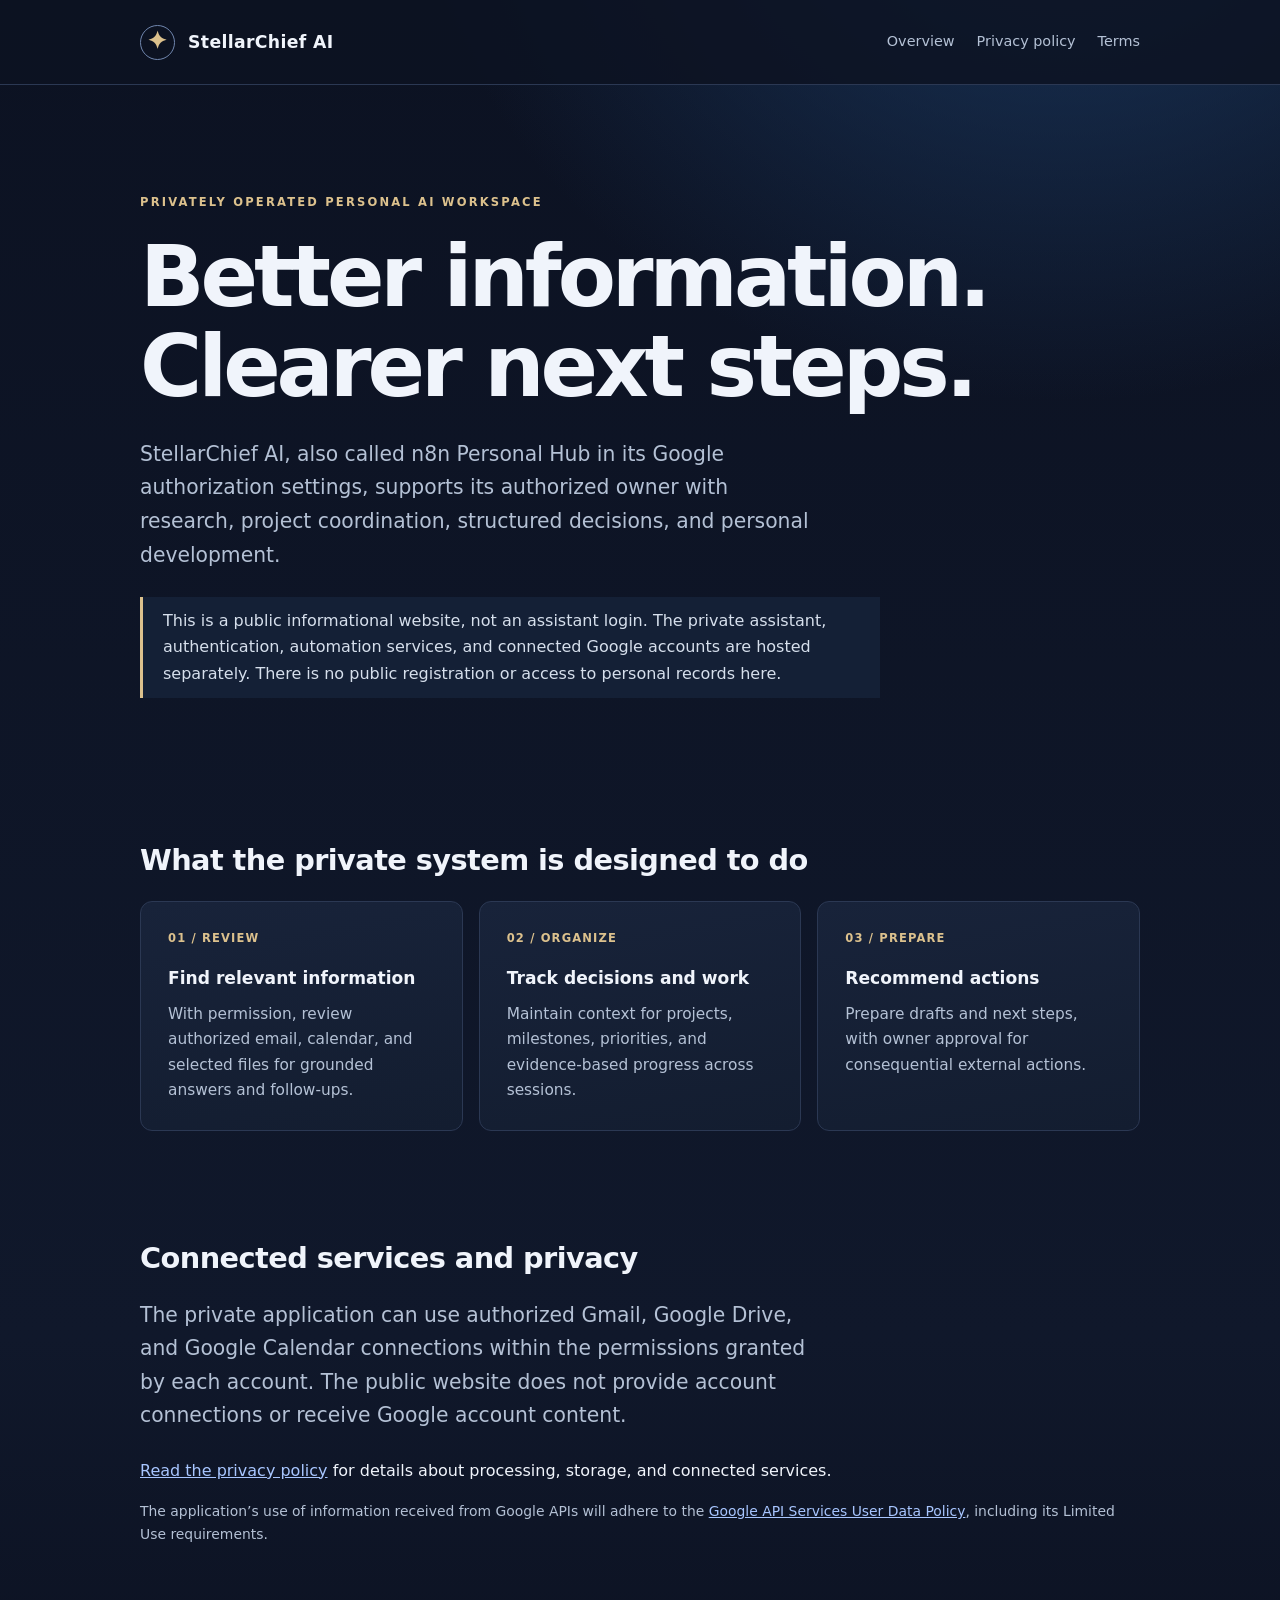
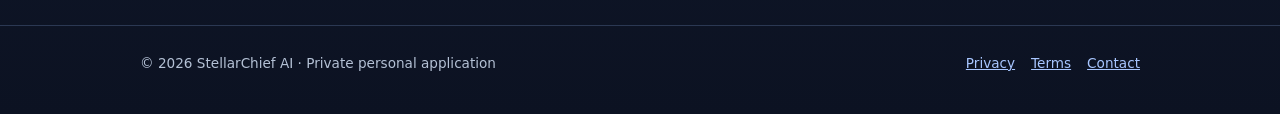
<file: index.html>
<!doctype html>
<html lang="en"><head><meta charset="utf-8"><meta name="viewport" content="width=device-width,initial-scale=1"><meta name="description" content="StellarChief AI is a privately operated personal assistant for organized work, planning, and source-grounded follow-through."><meta name="theme-color" content="#0c1222"><title>StellarChief AI | Private Personal AI Workspace</title><link rel="stylesheet" href="styles.css"></head>
<body>
<header class="site-nav"><div class="wrap"><a class="brand" href="index.html"><span class="mark" aria-hidden="true">✦</span>StellarChief AI</a><nav aria-label="Site navigation"><a href="index.html" aria-current="page">Overview</a><a href="privacy.html">Privacy policy</a><a href="terms.html">Terms</a></nav></div></header>
<main><section class="hero"><div class="wrap"><p class="kicker">Privately operated personal AI workspace</p><h1>Better information.<br>Clearer next steps.</h1><p class="lead">StellarChief AI, also called n8n Personal Hub in its Google authorization settings, supports its authorized owner with research, project coordination, structured decisions, and personal development.</p><p class="note">This is a public informational website, not an assistant login. The private assistant, authentication, automation services, and connected Google accounts are hosted separately. There is no public registration or access to personal records here.</p></div></section>
<section class="section"><div class="wrap"><h2>What the private system is designed to do</h2><div class="grid"><article class="panel"><p class="tag">01 / Review</p><h3>Find relevant information</h3><p>With permission, review authorized email, calendar, and selected files for grounded answers and follow-ups.</p></article><article class="panel"><p class="tag">02 / Organize</p><h3>Track decisions and work</h3><p>Maintain context for projects, milestones, priorities, and evidence-based progress across sessions.</p></article><article class="panel"><p class="tag">03 / Prepare</p><h3>Recommend actions</h3><p>Prepare drafts and next steps, with owner approval for consequential external actions.</p></article></div></div></section>
<section class="section"><div class="wrap"><h2>Connected services and privacy</h2><p class="lead">The private application can use authorized Gmail, Google Drive, and Google Calendar connections within the permissions granted by each account. The public website does not provide account connections or receive Google account content.</p><p><a href="privacy.html">Read the privacy policy</a> for details about processing, storage, and connected services.</p><p class="fineprint">The application’s use of information received from Google APIs will adhere to the <a href="https://developers.google.com/terms/api-services-user-data-policy" rel="noopener noreferrer">Google API Services User Data Policy</a>, including its Limited Use requirements.</p></div></section></main>
<footer><div class="wrap footer-row"><span>© 2026 StellarChief AI · Private personal application</span><span><a href="privacy.html">Privacy</a><a href="terms.html">Terms</a><a href="mailto:athol94@gmail.com">Contact</a></span></div></footer></body></html>
</file>
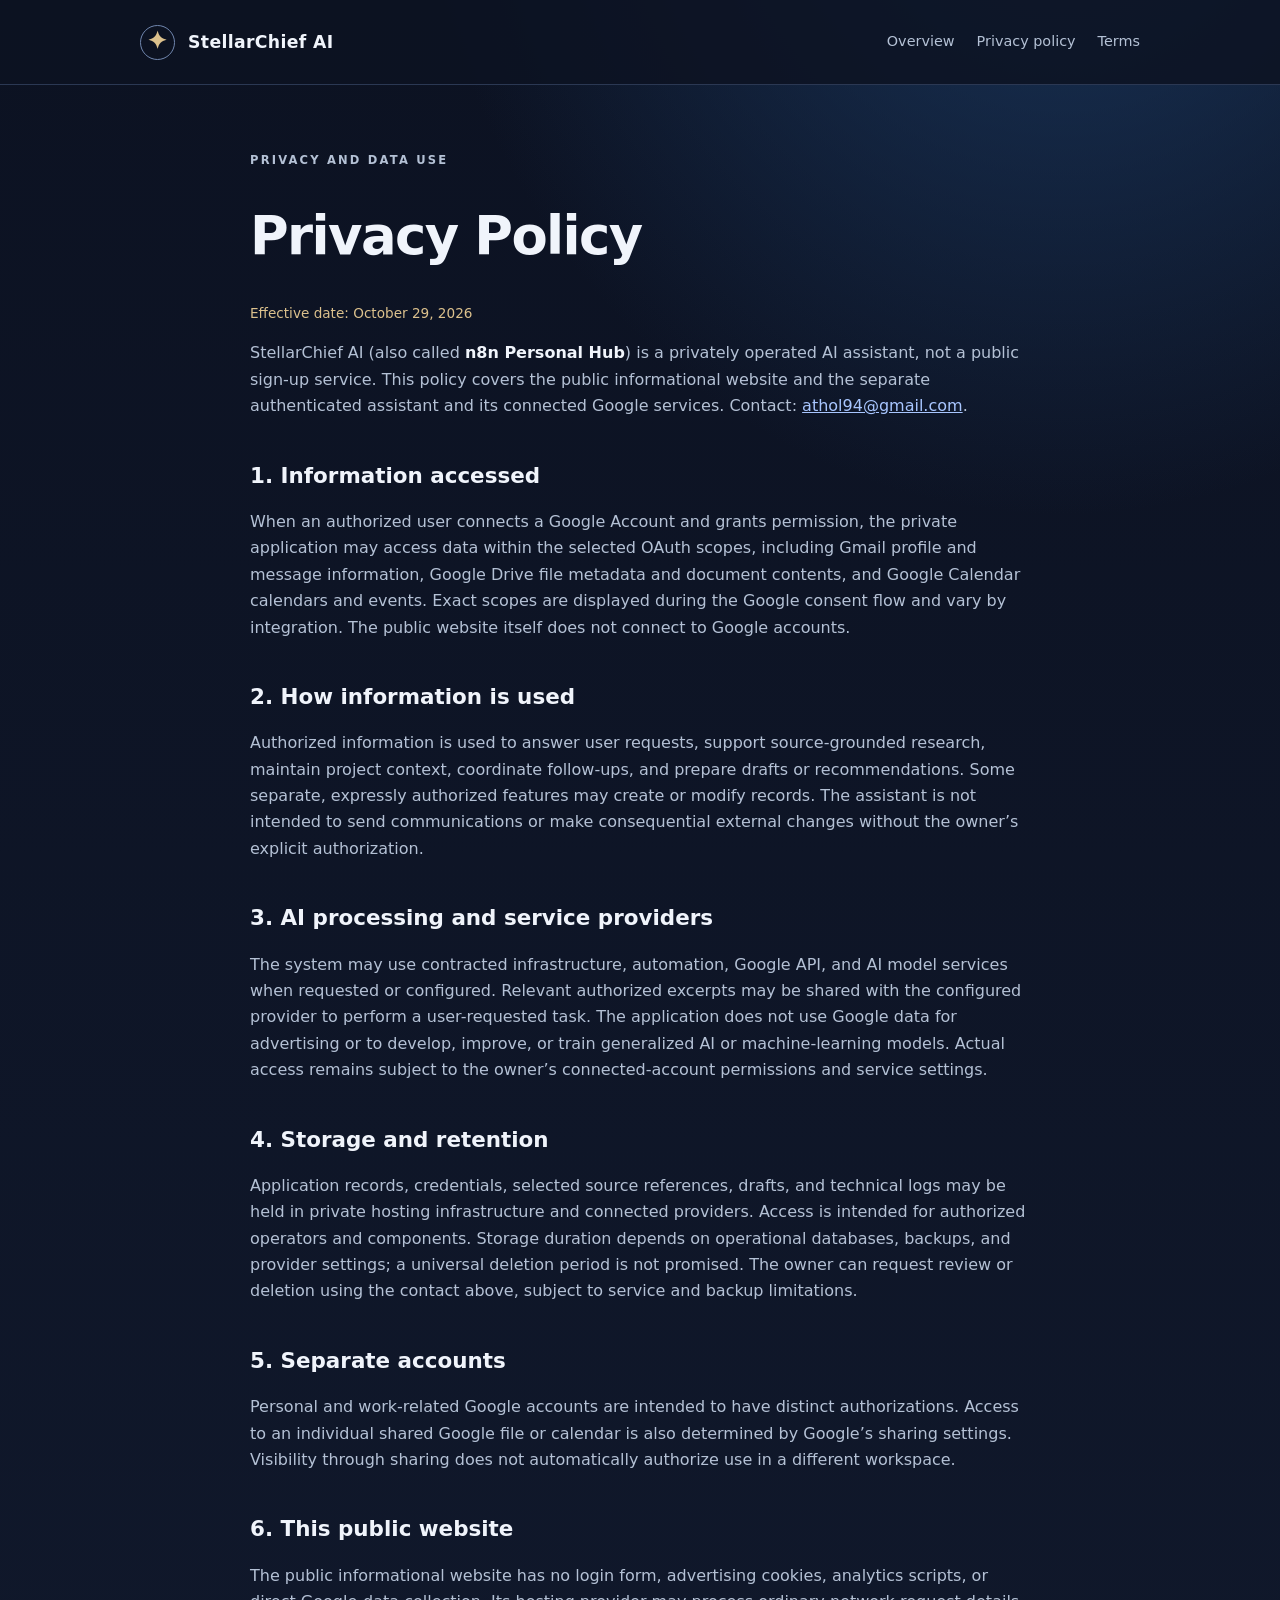
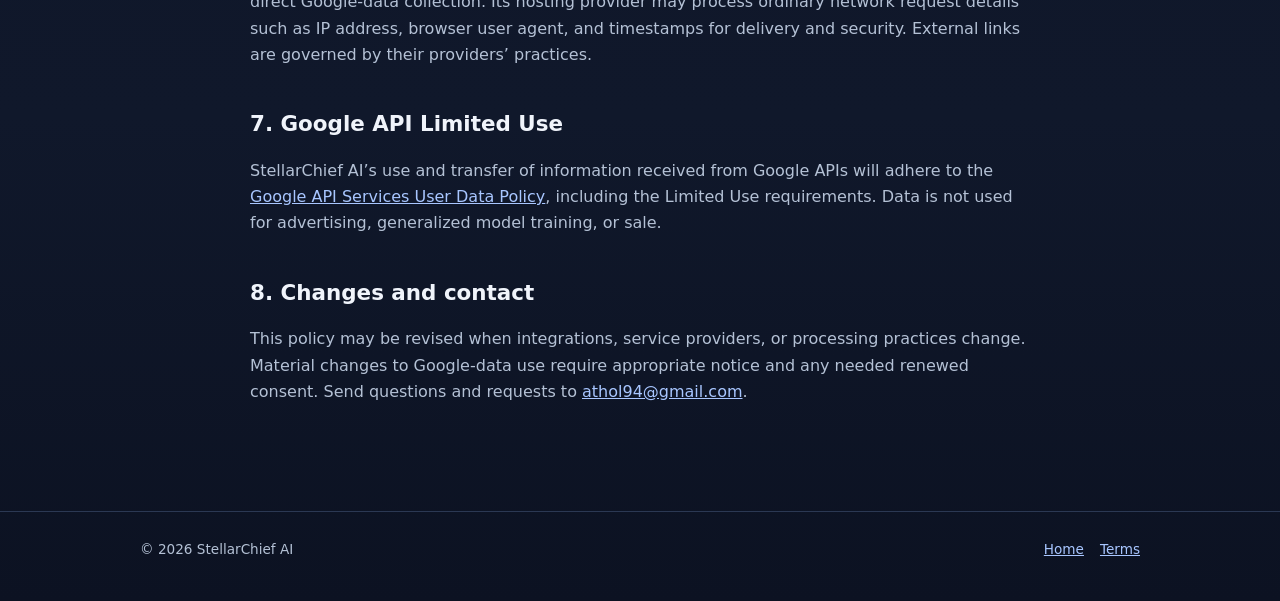
<file: privacy.html>
<!doctype html>
<html lang="en"><head><meta charset="utf-8"><meta name="viewport" content="width=device-width,initial-scale=1"><meta name="description" content="Privacy policy for StellarChief AI / n8n Personal Hub."><meta name="theme-color" content="#0c1222"><title>Privacy Policy | StellarChief AI</title><link rel="stylesheet" href="styles.css"></head>
<body><header class="site-nav"><div class="wrap"><a class="brand" href="index.html"><span class="mark" aria-hidden="true">✦</span>StellarChief AI</a><nav aria-label="Site navigation"><a href="index.html">Overview</a><a href="privacy.html" aria-current="page">Privacy policy</a><a href="terms.html">Terms</a></nav></div></header>
<main class="wrap policy"><p class="kicker">Privacy and data use</p><h1>Privacy Policy</h1><p class="updated">Effective date: October 29, 2026</p>
<p>StellarChief AI (also called <strong>n8n Personal Hub</strong>) is a privately operated AI assistant, not a public sign-up service. This policy covers the public informational website and the separate authenticated assistant and its connected Google services. Contact: <a href="mailto:athol94@gmail.com">athol94@gmail.com</a>.</p>
<h2>1. Information accessed</h2><p>When an authorized user connects a Google Account and grants permission, the private application may access data within the selected OAuth scopes, including Gmail profile and message information, Google Drive file metadata and document contents, and Google Calendar calendars and events. Exact scopes are displayed during the Google consent flow and vary by integration. The public website itself does not connect to Google accounts.</p>
<h2>2. How information is used</h2><p>Authorized information is used to answer user requests, support source-grounded research, maintain project context, coordinate follow-ups, and prepare drafts or recommendations. Some separate, expressly authorized features may create or modify records. The assistant is not intended to send communications or make consequential external changes without the owner’s explicit authorization.</p>
<h2>3. AI processing and service providers</h2><p>The system may use contracted infrastructure, automation, Google API, and AI model services when requested or configured. Relevant authorized excerpts may be shared with the configured provider to perform a user-requested task. The application does not use Google data for advertising or to develop, improve, or train generalized AI or machine-learning models. Actual access remains subject to the owner’s connected-account permissions and service settings.</p>
<h2>4. Storage and retention</h2><p>Application records, credentials, selected source references, drafts, and technical logs may be held in private hosting infrastructure and connected providers. Access is intended for authorized operators and components. Storage duration depends on operational databases, backups, and provider settings; a universal deletion period is not promised. The owner can request review or deletion using the contact above, subject to service and backup limitations.</p>
<h2>5. Separate accounts</h2><p>Personal and work-related Google accounts are intended to have distinct authorizations. Access to an individual shared Google file or calendar is also determined by Google’s sharing settings. Visibility through sharing does not automatically authorize use in a different workspace.</p>
<h2>6. This public website</h2><p>The public informational website has no login form, advertising cookies, analytics scripts, or direct Google-data collection. Its hosting provider may process ordinary network request details such as IP address, browser user agent, and timestamps for delivery and security. External links are governed by their providers’ practices.</p>
<h2>7. Google API Limited Use</h2><p>StellarChief AI’s use and transfer of information received from Google APIs will adhere to the <a href="https://developers.google.com/terms/api-services-user-data-policy" rel="noopener noreferrer">Google API Services User Data Policy</a>, including the Limited Use requirements. Data is not used for advertising, generalized model training, or sale.</p>
<h2>8. Changes and contact</h2><p>This policy may be revised when integrations, service providers, or processing practices change. Material changes to Google-data use require appropriate notice and any needed renewed consent. Send questions and requests to <a href="mailto:athol94@gmail.com">athol94@gmail.com</a>.</p>
</main><footer><div class="wrap footer-row"><span>© 2026 StellarChief AI</span><span><a href="index.html">Home</a><a href="terms.html">Terms</a></span></div></footer></body></html>
</file>
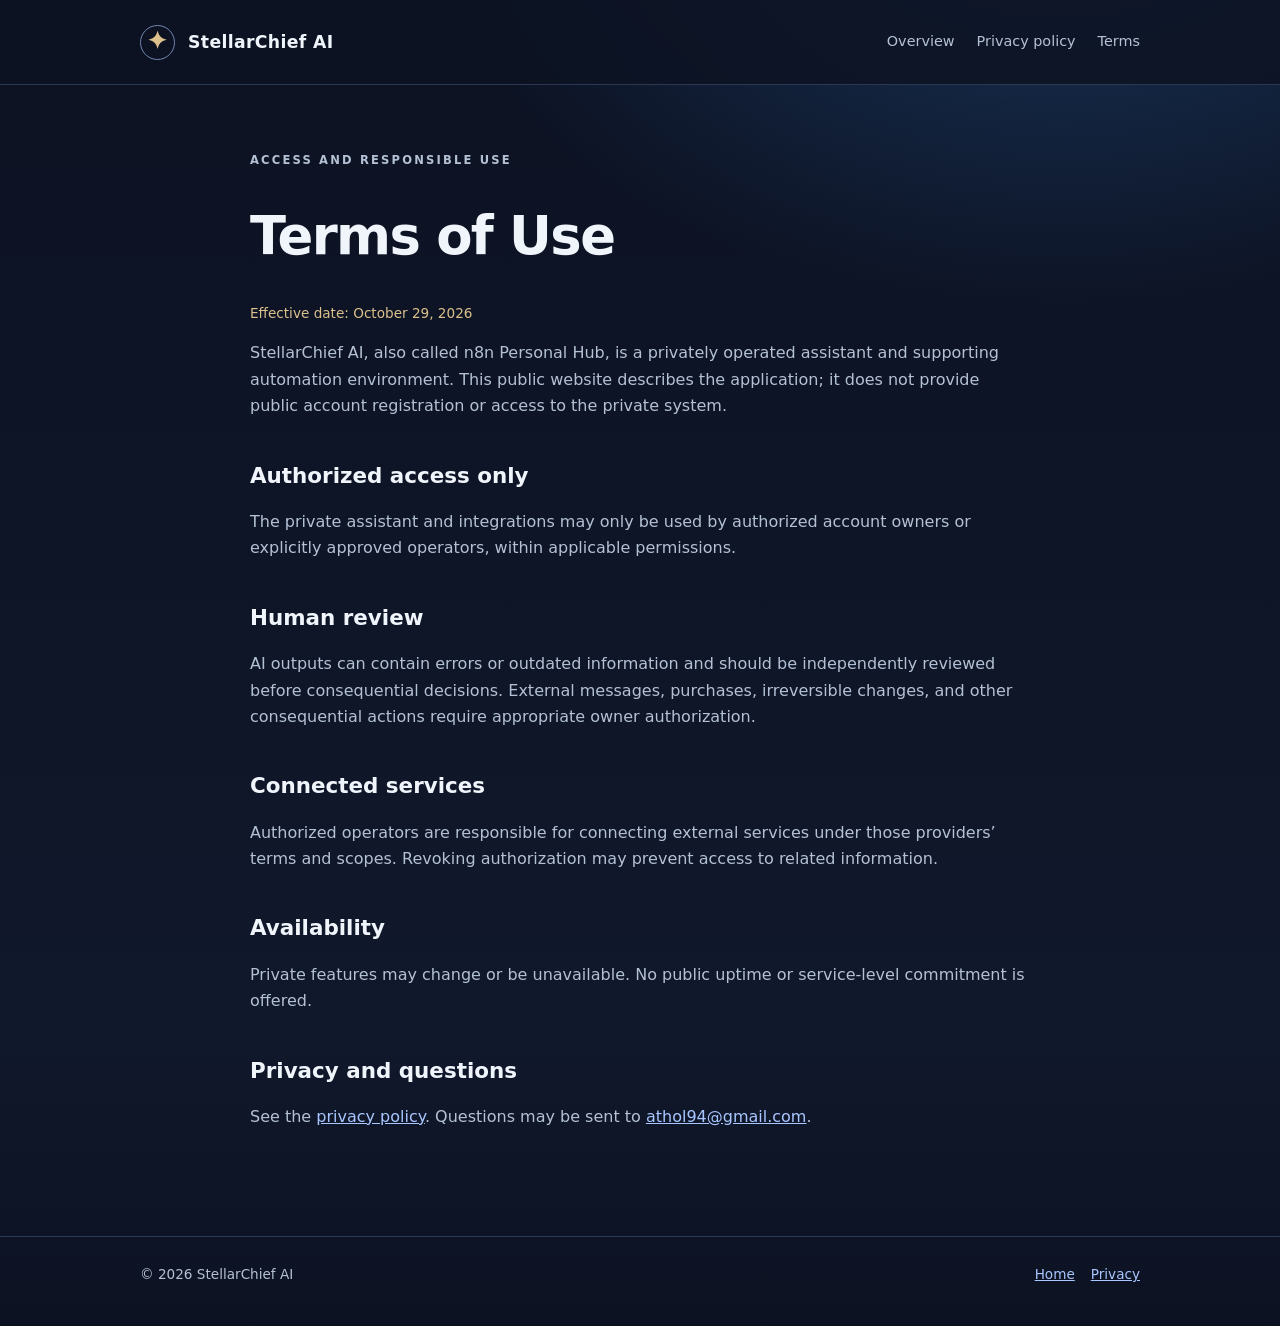
<file: terms.html>
<!doctype html>
<html lang="en"><head><meta charset="utf-8"><meta name="viewport" content="width=device-width,initial-scale=1"><meta name="description" content="Terms of use for StellarChief AI."><meta name="theme-color" content="#0c1222"><title>Terms | StellarChief AI</title><link rel="stylesheet" href="styles.css"></head>
<body><header class="site-nav"><div class="wrap"><a class="brand" href="index.html"><span class="mark" aria-hidden="true">✦</span>StellarChief AI</a><nav aria-label="Site navigation"><a href="index.html">Overview</a><a href="privacy.html">Privacy policy</a><a href="terms.html" aria-current="page">Terms</a></nav></div></header>
<main class="wrap policy"><p class="kicker">Access and responsible use</p><h1>Terms of Use</h1><p class="updated">Effective date: October 29, 2026</p><p>StellarChief AI, also called n8n Personal Hub, is a privately operated assistant and supporting automation environment. This public website describes the application; it does not provide public account registration or access to the private system.</p><h2>Authorized access only</h2><p>The private assistant and integrations may only be used by authorized account owners or explicitly approved operators, within applicable permissions.</p><h2>Human review</h2><p>AI outputs can contain errors or outdated information and should be independently reviewed before consequential decisions. External messages, purchases, irreversible changes, and other consequential actions require appropriate owner authorization.</p><h2>Connected services</h2><p>Authorized operators are responsible for connecting external services under those providers’ terms and scopes. Revoking authorization may prevent access to related information.</p><h2>Availability</h2><p>Private features may change or be unavailable. No public uptime or service-level commitment is offered.</p><h2>Privacy and questions</h2><p>See the <a href="privacy.html">privacy policy</a>. Questions may be sent to <a href="mailto:athol94@gmail.com">athol94@gmail.com</a>.</p></main><footer><div class="wrap footer-row"><span>© 2026 StellarChief AI</span><span><a href="index.html">Home</a><a href="privacy.html">Privacy</a></span></div></footer></body></html>
</file>
<file: styles.css>
:root{--bg:#0c1222;--panel:#151e33;--line:#2b3853;--text:#f0f4fb;--muted:#b4c1d5;--accent:#a8c6ff;--gold:#dcc18d;--max:1000px}
*{box-sizing:border-box}html{scroll-behavior:smooth}body{margin:0;color:var(--text);background:radial-gradient(ellipse 70% 45% at 83% -9%,#1a375e 0%,transparent 72%),linear-gradient(180deg,#0c1222,#10182b 78%,#0c1222);font:16px/1.65 system-ui,-apple-system,BlinkMacSystemFont,"Segoe UI",sans-serif;min-height:100vh}a{color:var(--accent)}a:hover{color:#fff}a:focus-visible{outline:2px solid var(--gold);outline-offset:5px;border-radius:3px}.wrap{width:min(calc(100% - 40px),var(--max));margin:auto}.site-nav{border-bottom:1px solid var(--line);background:#0c1222d6}.site-nav .wrap{display:flex;align-items:center;justify-content:space-between;gap:18px;min-height:84px}.brand{color:var(--text);text-decoration:none;font-size:1.08rem;font-weight:750;letter-spacing:.02em;display:flex;align-items:center;gap:13px}.mark{display:inline-flex;align-items:center;justify-content:center;width:35px;height:35px;border:1px solid #7086ae;border-radius:50%;color:var(--gold);font-family:Georgia,serif;font-size:24px}.site-nav nav{display:flex;gap:22px;flex-wrap:wrap;font-size:.9rem}.site-nav nav a{text-decoration:none;color:var(--muted)}.site-nav nav a:hover{color:#fff}.hero{padding:96px 0 84px}.kicker{text-transform:uppercase;letter-spacing:.19em;color:var(--gold);font-size:.72rem;font-weight:700}.hero h1{font-size:clamp(2.5rem,7vw,5.3rem);font-weight:720;line-height:1.07;letter-spacing:-.048em;max-width:900px;margin:20px 0 25px}.lead{font-size:clamp(1.08rem,2vw,1.27rem);color:var(--muted);max-width:680px;margin:0 0 25px}.note{border-left:3px solid var(--gold);padding:11px 20px;color:#d6dfec;background:#142036;max-width:740px}.section{padding:45px 0 65px}.section h2{font-size:1.8rem;letter-spacing:-.02em;line-height:1.23;margin:0 0 22px}.grid{display:grid;grid-template-columns:repeat(3,minmax(0,1fr));gap:16px}.panel{border:1px solid var(--line);background:linear-gradient(170deg,#18233a,#131d30);padding:27px;border-radius:12px}.panel h3{font-size:1.07rem;margin:0 0 10px}.panel p{margin:0;color:var(--muted);font-size:.96rem}.panel .tag{font-size:.72rem;color:var(--gold);letter-spacing:.1em;text-transform:uppercase;font-weight:700;margin-bottom:16px}.policy{max-width:780px;padding:54px 0 90px}.policy h1{font-size:clamp(2rem,5vw,3.3rem);letter-spacing:-.03em;line-height:1.17}.policy h2{font-size:1.34rem;margin:38px 0 8px}.policy p,.policy li{color:var(--muted)}.policy strong{color:var(--text)}.policy .updated{font-size:.85rem;color:var(--gold)}footer{border-top:1px solid var(--line);padding:26px 0 40px;color:var(--muted);font-size:.85rem}.footer-row{display:flex;justify-content:space-between;gap:20px;flex-wrap:wrap}.footer-row a{margin-left:16px}.fineprint{font-size:.87rem;color:var(--muted)}@media(max-width:700px){.site-nav .wrap{align-items:flex-start;padding:21px 0;flex-direction:column;gap:13px}.hero{padding:58px 0 34px}.grid{grid-template-columns:1fr}.section{padding:30px 0 55px}.footer-row{display:block}.footer-row a{display:inline-block;margin:12px 12px 0 0}.policy{padding-top:34px}}
</file>
